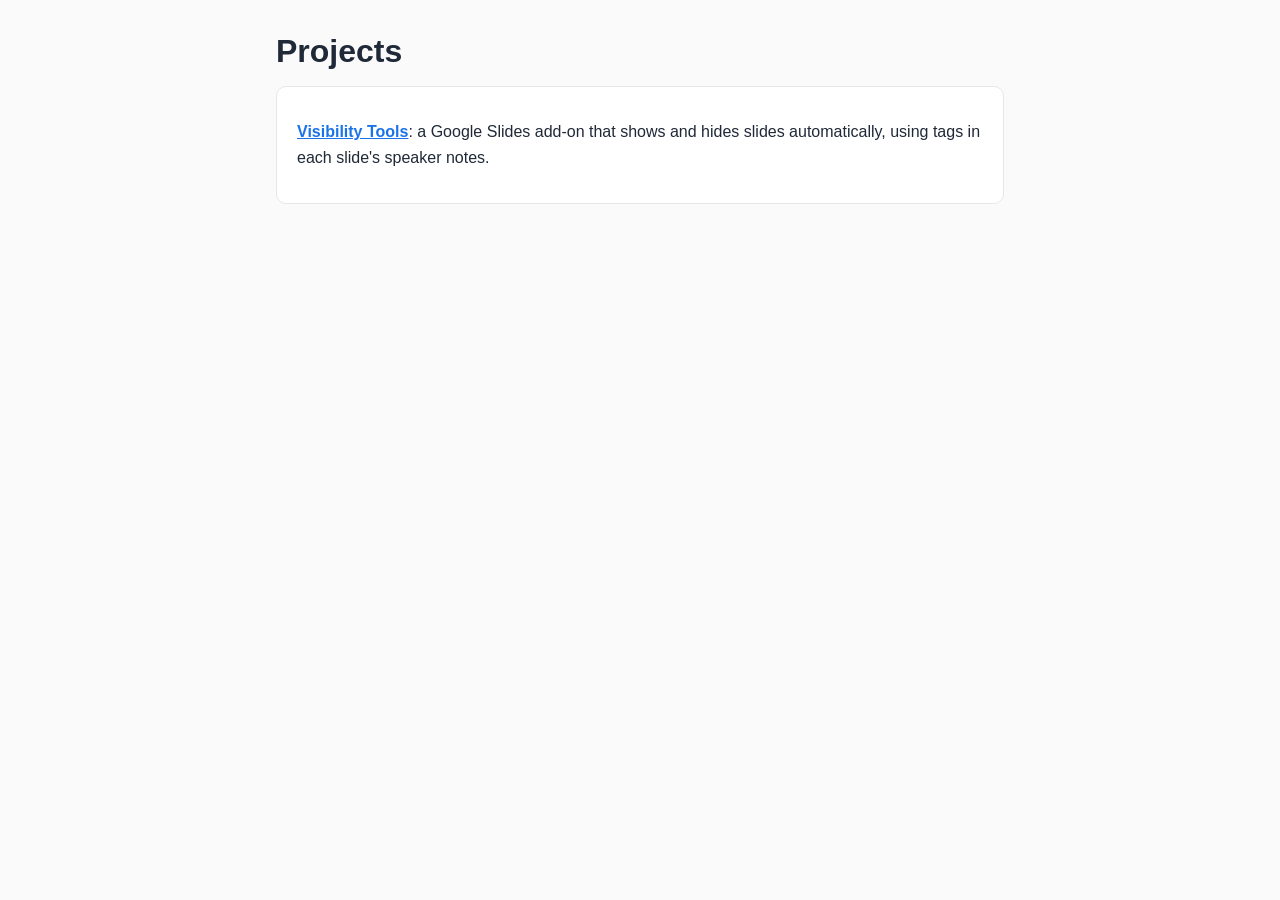
<file: index.html>
<!DOCTYPE html>
<html lang="en">
<head>
  <meta charset="utf-8">
  <meta name="viewport" content="width=device-width, initial-scale=1">
  <title>gleemon</title>
  <link rel="stylesheet" href="visibility-tools/style.css">
</head>
<body>
<main>
  <h1>Projects</h1>
  <div class="card">
    <p><a href="visibility-tools/"><strong>Visibility Tools</strong></a>: a Google Slides add-on that shows and hides
      slides automatically, using tags in each slide's speaker notes.</p>
  </div>
</main>
</body>
</html>
</file>
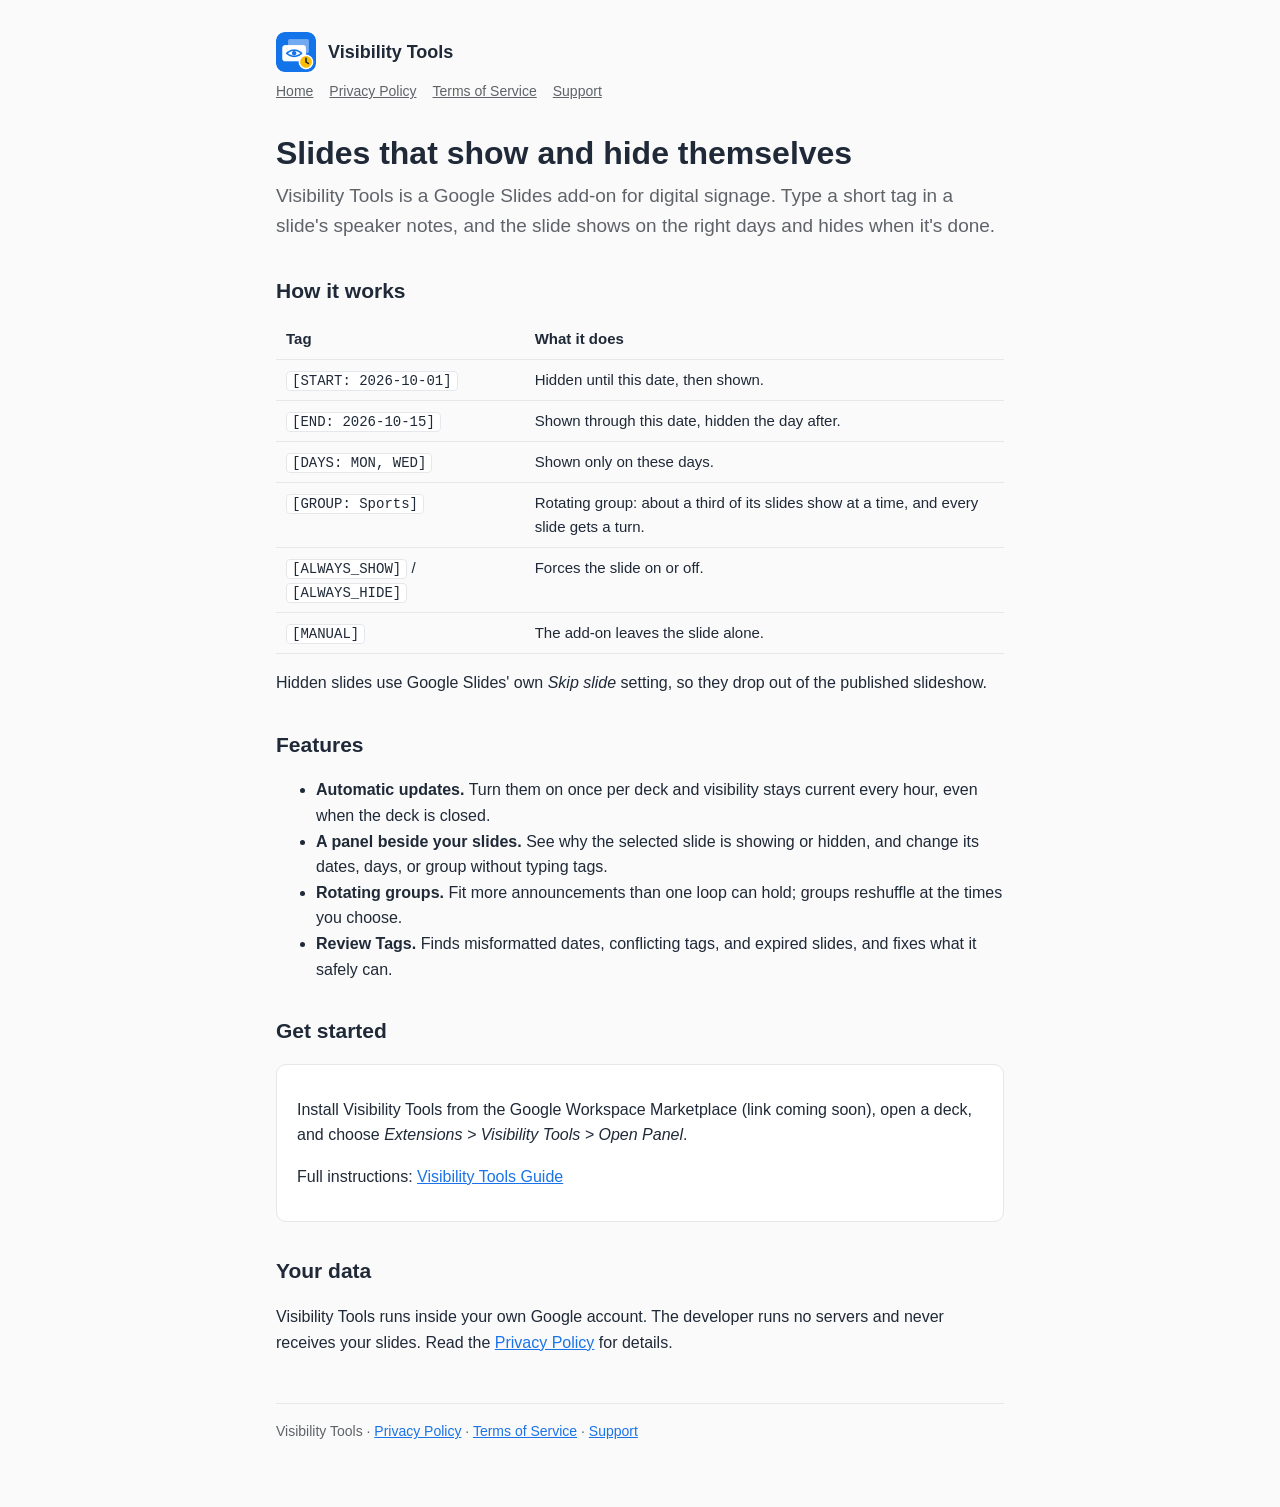
<file: visibility-tools/index.html>
<!DOCTYPE html>
<html lang="en">
<head>
  <meta charset="utf-8">
  <meta name="viewport" content="width=device-width, initial-scale=1">
  <title>Visibility Tools</title>
  <meta name="description" content="A Google Slides add-on that shows and hides slides automatically, using tags in each slide's speaker notes.">
  <link rel="icon" href="icon-128.png">
  <link rel="stylesheet" href="style.css">
</head>
<body>
<main>
  <header class="site"><img src="icon-128.png" alt=""><a href="./">Visibility Tools</a></header>
  <nav><a href="./">Home</a><a href="privacy.html">Privacy Policy</a><a href="terms.html">Terms of Service</a><a href="support.html">Support</a></nav>

  <h1>Slides that show and hide themselves</h1>
  <p class="lede">Visibility Tools is a Google Slides add-on for digital signage. Type a short tag in a slide's speaker
    notes, and the slide shows on the right days and hides when it's done.</p>

  <h2>How it works</h2>
  <table>
    <thead><tr><th>Tag</th><th>What it does</th></tr></thead>
    <tbody>
      <tr><td><code>[START: 2026-10-01]</code></td><td>Hidden until this date, then shown.</td></tr>
      <tr><td><code>[END: 2026-10-15]</code></td><td>Shown through this date, hidden the day after.</td></tr>
      <tr><td><code>[DAYS: MON, WED]</code></td><td>Shown only on these days.</td></tr>
      <tr><td><code>[GROUP: Sports]</code></td><td>Rotating group: about a third of its slides show at a time, and every slide gets a turn.</td></tr>
      <tr><td><code>[ALWAYS_SHOW]</code> / <code>[ALWAYS_HIDE]</code></td><td>Forces the slide on or off.</td></tr>
      <tr><td><code>[MANUAL]</code></td><td>The add-on leaves the slide alone.</td></tr>
    </tbody>
  </table>
  <p>Hidden slides use Google Slides' own <em>Skip slide</em> setting, so they drop out of the published slideshow.</p>

  <h2>Features</h2>
  <ul>
    <li><strong>Automatic updates.</strong> Turn them on once per deck and visibility stays current every hour, even when the deck is closed.</li>
    <li><strong>A panel beside your slides.</strong> See why the selected slide is showing or hidden, and change its dates, days, or group without typing tags.</li>
    <li><strong>Rotating groups.</strong> Fit more announcements than one loop can hold; groups reshuffle at the times you choose.</li>
    <li><strong>Review Tags.</strong> Finds misformatted dates, conflicting tags, and expired slides, and fixes what it safely can.</li>
  </ul>

  <h2>Get started</h2>
  <div class="card">
    <p>Install Visibility Tools from the Google Workspace Marketplace (link coming soon), open a deck, and choose
      <em>Extensions &gt; Visibility Tools &gt; Open Panel</em>.</p>
    <p>Full instructions: <a href="https://docs.google.com/document/d/1LmFSBg-QKzi2yfX359Sohl_RM7yDjm5jj4zBzve2wy4">Visibility Tools Guide</a></p>
  </div>

  <h2>Your data</h2>
  <p>Visibility Tools runs inside your own Google account. The developer runs no servers and never receives your slides.
    Read the <a href="privacy.html">Privacy Policy</a> for details.</p>

  <footer>Visibility Tools · <a href="privacy.html">Privacy Policy</a> · <a href="terms.html">Terms of Service</a> · <a href="support.html">Support</a></footer>
</main>
</body>
</html>
</file>
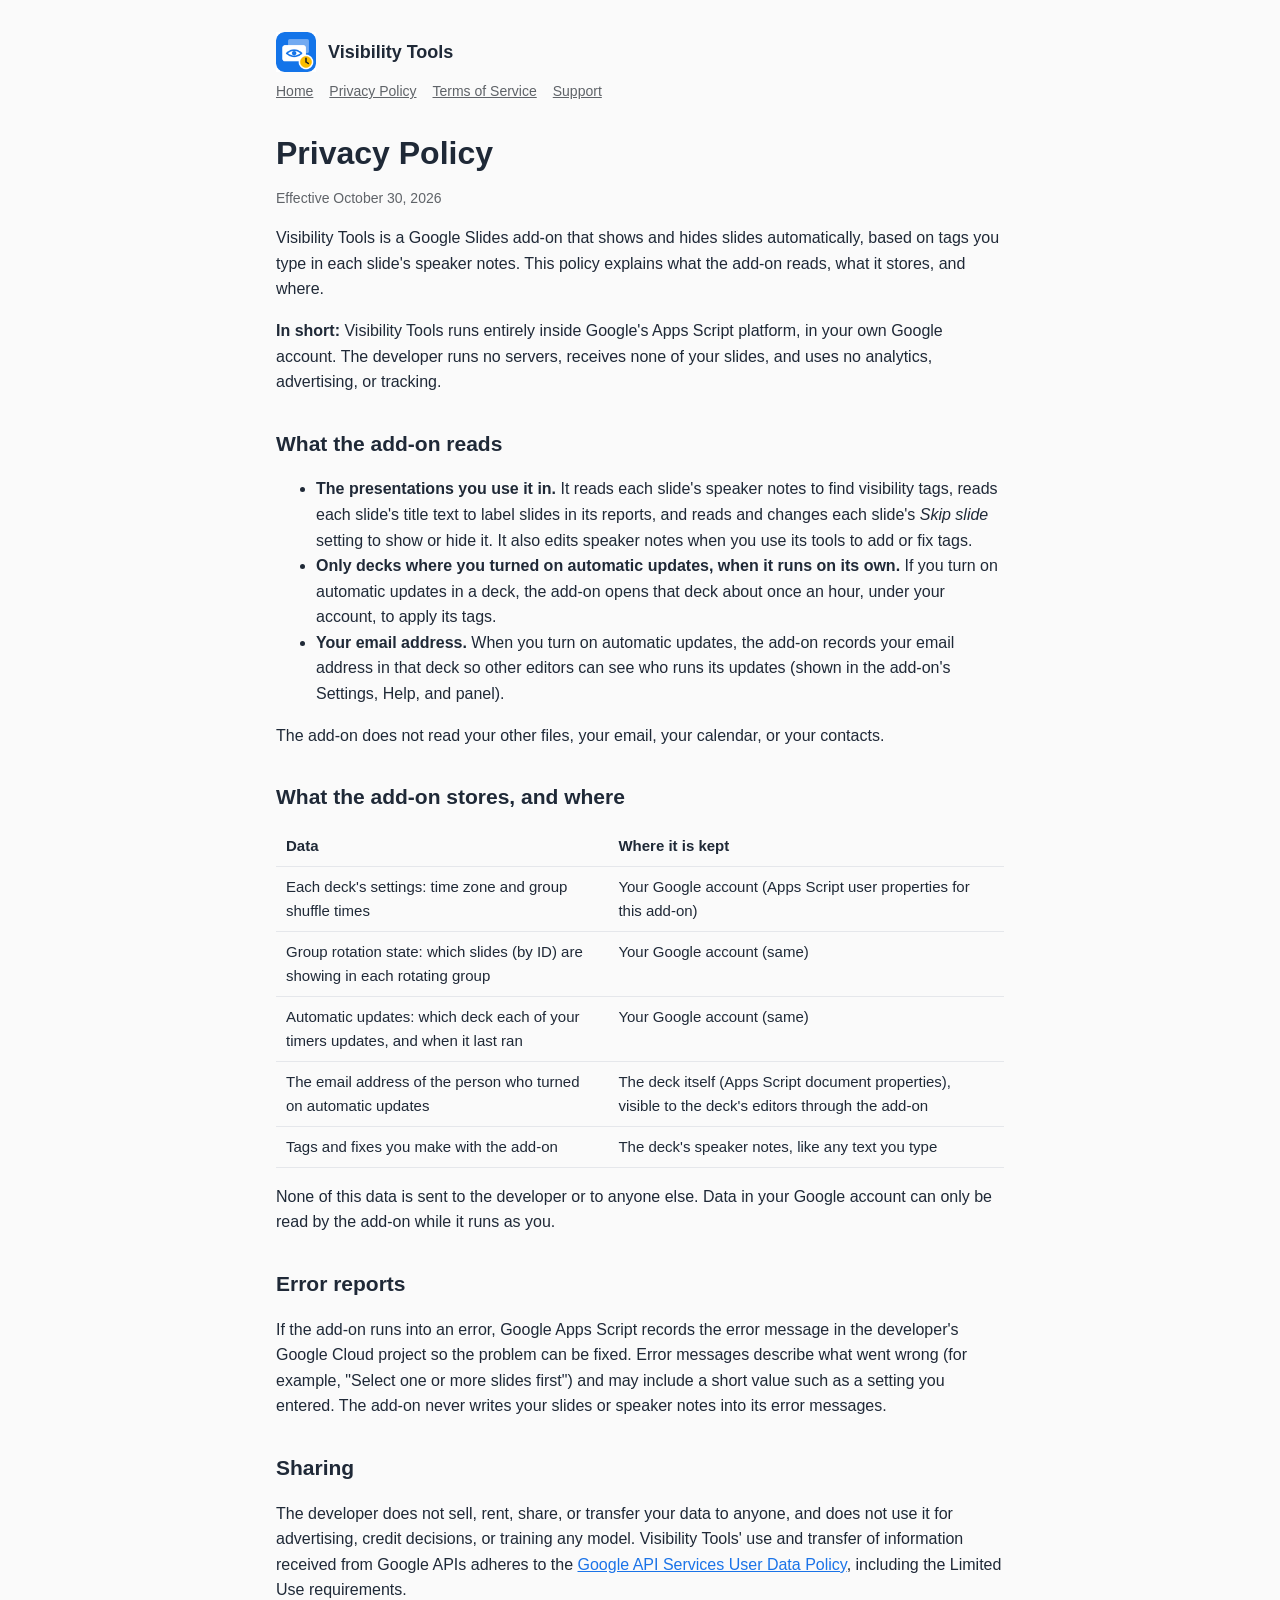
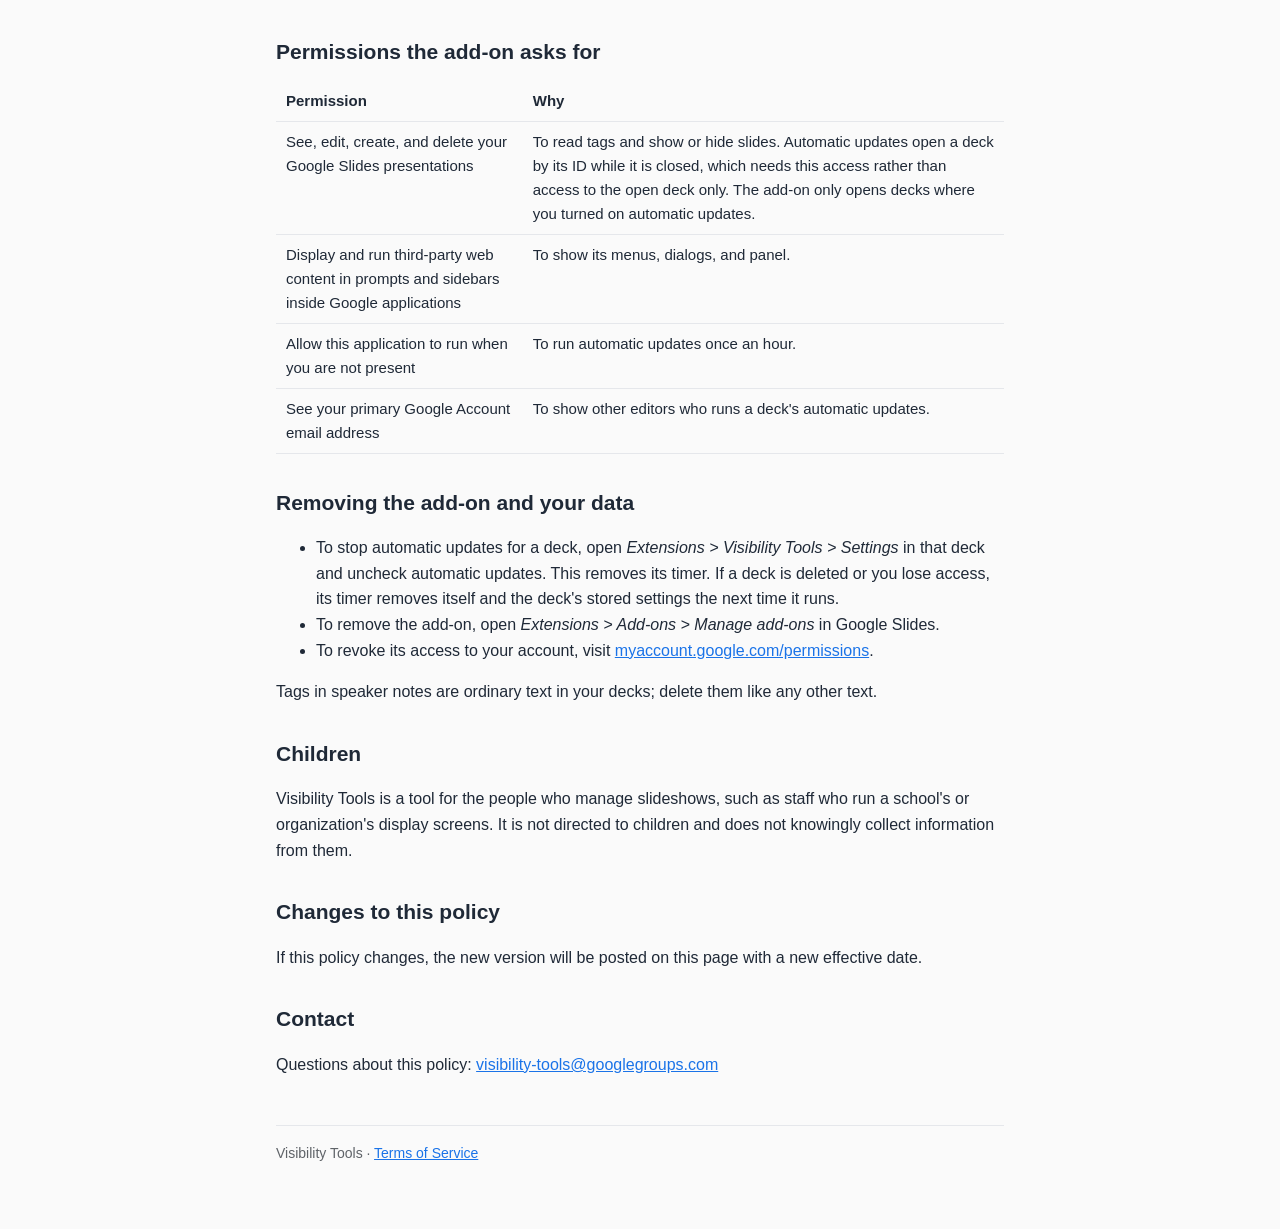
<file: visibility-tools/privacy.html>
<!DOCTYPE html>
<html lang="en">
<head>
  <meta charset="utf-8">
  <meta name="viewport" content="width=device-width, initial-scale=1">
  <title>Visibility Tools Privacy Policy</title>
  <meta name="description" content="How the Visibility Tools Google Slides add-on handles your data.">
  <link rel="icon" href="icon-128.png">
  <link rel="stylesheet" href="style.css">
</head>
<body>
<main>
  <header class="site"><img src="icon-128.png" alt=""><a href="./">Visibility Tools</a></header>
  <nav><a href="./">Home</a><a href="privacy.html">Privacy Policy</a><a href="terms.html">Terms of Service</a><a href="support.html">Support</a></nav>

  <h1>Privacy Policy</h1>
  <p class="updated">Effective October 30, 2026</p>

  <p>Visibility Tools is a Google Slides add-on that shows and hides slides automatically, based on tags you type in each
    slide's speaker notes. This policy explains what the add-on reads, what it stores, and where.</p>

  <p><strong>In short:</strong> Visibility Tools runs entirely inside Google's Apps Script platform, in your own Google
    account. The developer runs no servers, receives none of your slides, and uses no analytics, advertising, or tracking.</p>

  <h2>What the add-on reads</h2>
  <ul>
    <li><strong>The presentations you use it in.</strong> It reads each slide's speaker notes to find visibility tags,
      reads each slide's title text to label slides in its reports, and reads and changes each slide's
      <em>Skip slide</em> setting to show or hide it. It also edits speaker notes when you use its tools to add or fix tags.</li>
    <li><strong>Only decks where you turned on automatic updates, when it runs on its own.</strong> If you turn on automatic
      updates in a deck, the add-on opens that deck about once an hour, under your account, to apply its tags.</li>
    <li><strong>Your email address.</strong> When you turn on automatic updates, the add-on records your email address in
      that deck so other editors can see who runs its updates (shown in the add-on's Settings, Help, and panel).</li>
  </ul>
  <p>The add-on does not read your other files, your email, your calendar, or your contacts.</p>

  <h2>What the add-on stores, and where</h2>
  <table>
    <thead><tr><th>Data</th><th>Where it is kept</th></tr></thead>
    <tbody>
      <tr><td>Each deck's settings: time zone and group shuffle times</td><td>Your Google account (Apps Script user properties for this add-on)</td></tr>
      <tr><td>Group rotation state: which slides (by ID) are showing in each rotating group</td><td>Your Google account (same)</td></tr>
      <tr><td>Automatic updates: which deck each of your timers updates, and when it last ran</td><td>Your Google account (same)</td></tr>
      <tr><td>The email address of the person who turned on automatic updates</td><td>The deck itself (Apps Script document properties), visible to the deck's editors through the add-on</td></tr>
      <tr><td>Tags and fixes you make with the add-on</td><td>The deck's speaker notes, like any text you type</td></tr>
    </tbody>
  </table>
  <p>None of this data is sent to the developer or to anyone else. Data in your Google account can only be read by the
    add-on while it runs as you.</p>

  <h2>Error reports</h2>
  <p>If the add-on runs into an error, Google Apps Script records the error message in the developer's Google Cloud
    project so the problem can be fixed. Error messages describe what went wrong (for example, "Select one or more slides
    first") and may include a short value such as a setting you entered. The add-on never writes your slides or speaker
    notes into its error messages.</p>

  <h2>Sharing</h2>
  <p>The developer does not sell, rent, share, or transfer your data to anyone, and does not use it for advertising,
    credit decisions, or training any model. Visibility Tools' use and transfer of information received from Google APIs
    adheres to the <a href="https://developers.google.com/terms/api-services-user-data-policy">Google API Services User
    Data Policy</a>, including the Limited Use requirements.</p>

  <h2>Permissions the add-on asks for</h2>
  <table>
    <thead><tr><th>Permission</th><th>Why</th></tr></thead>
    <tbody>
      <tr><td>See, edit, create, and delete your Google Slides presentations</td><td>To read tags and show or hide slides. Automatic updates open a deck by its ID while it is closed, which needs this access rather than access to the open deck only. The add-on only opens decks where you turned on automatic updates.</td></tr>
      <tr><td>Display and run third-party web content in prompts and sidebars inside Google applications</td><td>To show its menus, dialogs, and panel.</td></tr>
      <tr><td>Allow this application to run when you are not present</td><td>To run automatic updates once an hour.</td></tr>
      <tr><td>See your primary Google Account email address</td><td>To show other editors who runs a deck's automatic updates.</td></tr>
    </tbody>
  </table>

  <h2>Removing the add-on and your data</h2>
  <ul>
    <li>To stop automatic updates for a deck, open <em>Extensions &gt; Visibility Tools &gt; Settings</em> in that deck and
      uncheck automatic updates. This removes its timer. If a deck is deleted or you lose access, its timer removes itself
      and the deck's stored settings the next time it runs.</li>
    <li>To remove the add-on, open <em>Extensions &gt; Add-ons &gt; Manage add-ons</em> in Google Slides.</li>
    <li>To revoke its access to your account, visit
      <a href="https://myaccount.google.com/permissions">myaccount.google.com/permissions</a>.</li>
  </ul>
  <p>Tags in speaker notes are ordinary text in your decks; delete them like any other text.</p>

  <h2>Children</h2>
  <p>Visibility Tools is a tool for the people who manage slideshows, such as staff who run a school's or organization's
    display screens. It is not directed to children and does not knowingly collect information from them.</p>

  <h2>Changes to this policy</h2>
  <p>If this policy changes, the new version will be posted on this page with a new effective date.</p>

  <h2>Contact</h2>
  <p>Questions about this policy: <a href="mailto:visibility-tools@googlegroups.com">visibility-tools@googlegroups.com</a></p>

  <footer>Visibility Tools · <a href="terms.html">Terms of Service</a></footer>
</main>
</body>
</html>
</file>
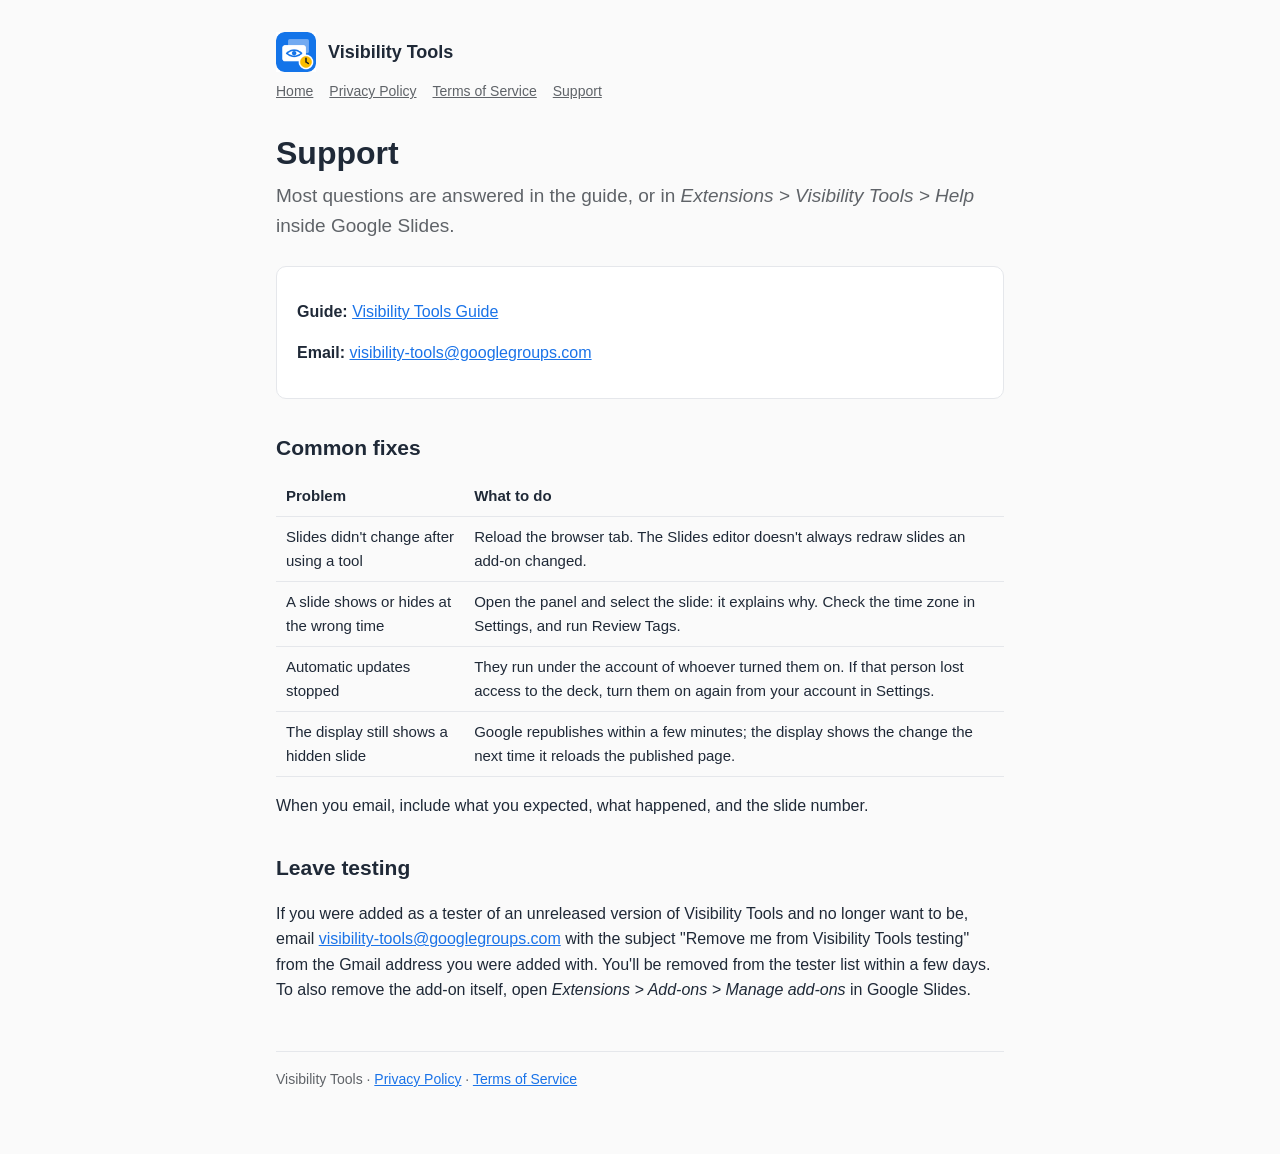
<file: visibility-tools/support.html>
<!DOCTYPE html>
<html lang="en">
<head>
  <meta charset="utf-8">
  <meta name="viewport" content="width=device-width, initial-scale=1">
  <title>Visibility Tools Support</title>
  <meta name="description" content="Help and support for the Visibility Tools Google Slides add-on.">
  <link rel="icon" href="icon-128.png">
  <link rel="stylesheet" href="style.css">
</head>
<body>
<main>
  <header class="site"><img src="icon-128.png" alt=""><a href="./">Visibility Tools</a></header>
  <nav><a href="./">Home</a><a href="privacy.html">Privacy Policy</a><a href="terms.html">Terms of Service</a><a href="support.html">Support</a></nav>

  <h1>Support</h1>
  <p class="lede">Most questions are answered in the guide, or in <em>Extensions &gt; Visibility Tools &gt; Help</em> inside Google Slides.</p>

  <div class="card">
    <p><strong>Guide:</strong> <a href="https://docs.google.com/document/d/1LmFSBg-QKzi2yfX359Sohl_RM7yDjm5jj4zBzve2wy4">Visibility Tools Guide</a></p>
    <p><strong>Email:</strong> <a href="mailto:visibility-tools@googlegroups.com">visibility-tools@googlegroups.com</a></p>
  </div>

  <h2>Common fixes</h2>
  <table>
    <thead><tr><th>Problem</th><th>What to do</th></tr></thead>
    <tbody>
      <tr><td>Slides didn't change after using a tool</td><td>Reload the browser tab. The Slides editor doesn't always redraw slides an add-on changed.</td></tr>
      <tr><td>A slide shows or hides at the wrong time</td><td>Open the panel and select the slide: it explains why. Check the time zone in Settings, and run Review Tags.</td></tr>
      <tr><td>Automatic updates stopped</td><td>They run under the account of whoever turned them on. If that person lost access to the deck, turn them on again from your account in Settings.</td></tr>
      <tr><td>The display still shows a hidden slide</td><td>Google republishes within a few minutes; the display shows the change the next time it reloads the published page.</td></tr>
    </tbody>
  </table>

  <p>When you email, include what you expected, what happened, and the slide number.</p>

  <h2 id="testers">Leave testing</h2>
  <p>If you were added as a tester of an unreleased version of Visibility Tools and no longer want to be, email
    <a href="mailto:visibility-tools@googlegroups.com?subject=Remove%20me%20from%20Visibility%20Tools%20testing">visibility-tools@googlegroups.com</a>
    with the subject "Remove me from Visibility Tools testing" from the Gmail address you were added with. You'll be
    removed from the tester list within a few days. To also remove the add-on itself, open
    <em>Extensions &gt; Add-ons &gt; Manage add-ons</em> in Google Slides.</p>

  <footer>Visibility Tools · <a href="privacy.html">Privacy Policy</a> · <a href="terms.html">Terms of Service</a></footer>
</main>
</body>
</html>
</file>
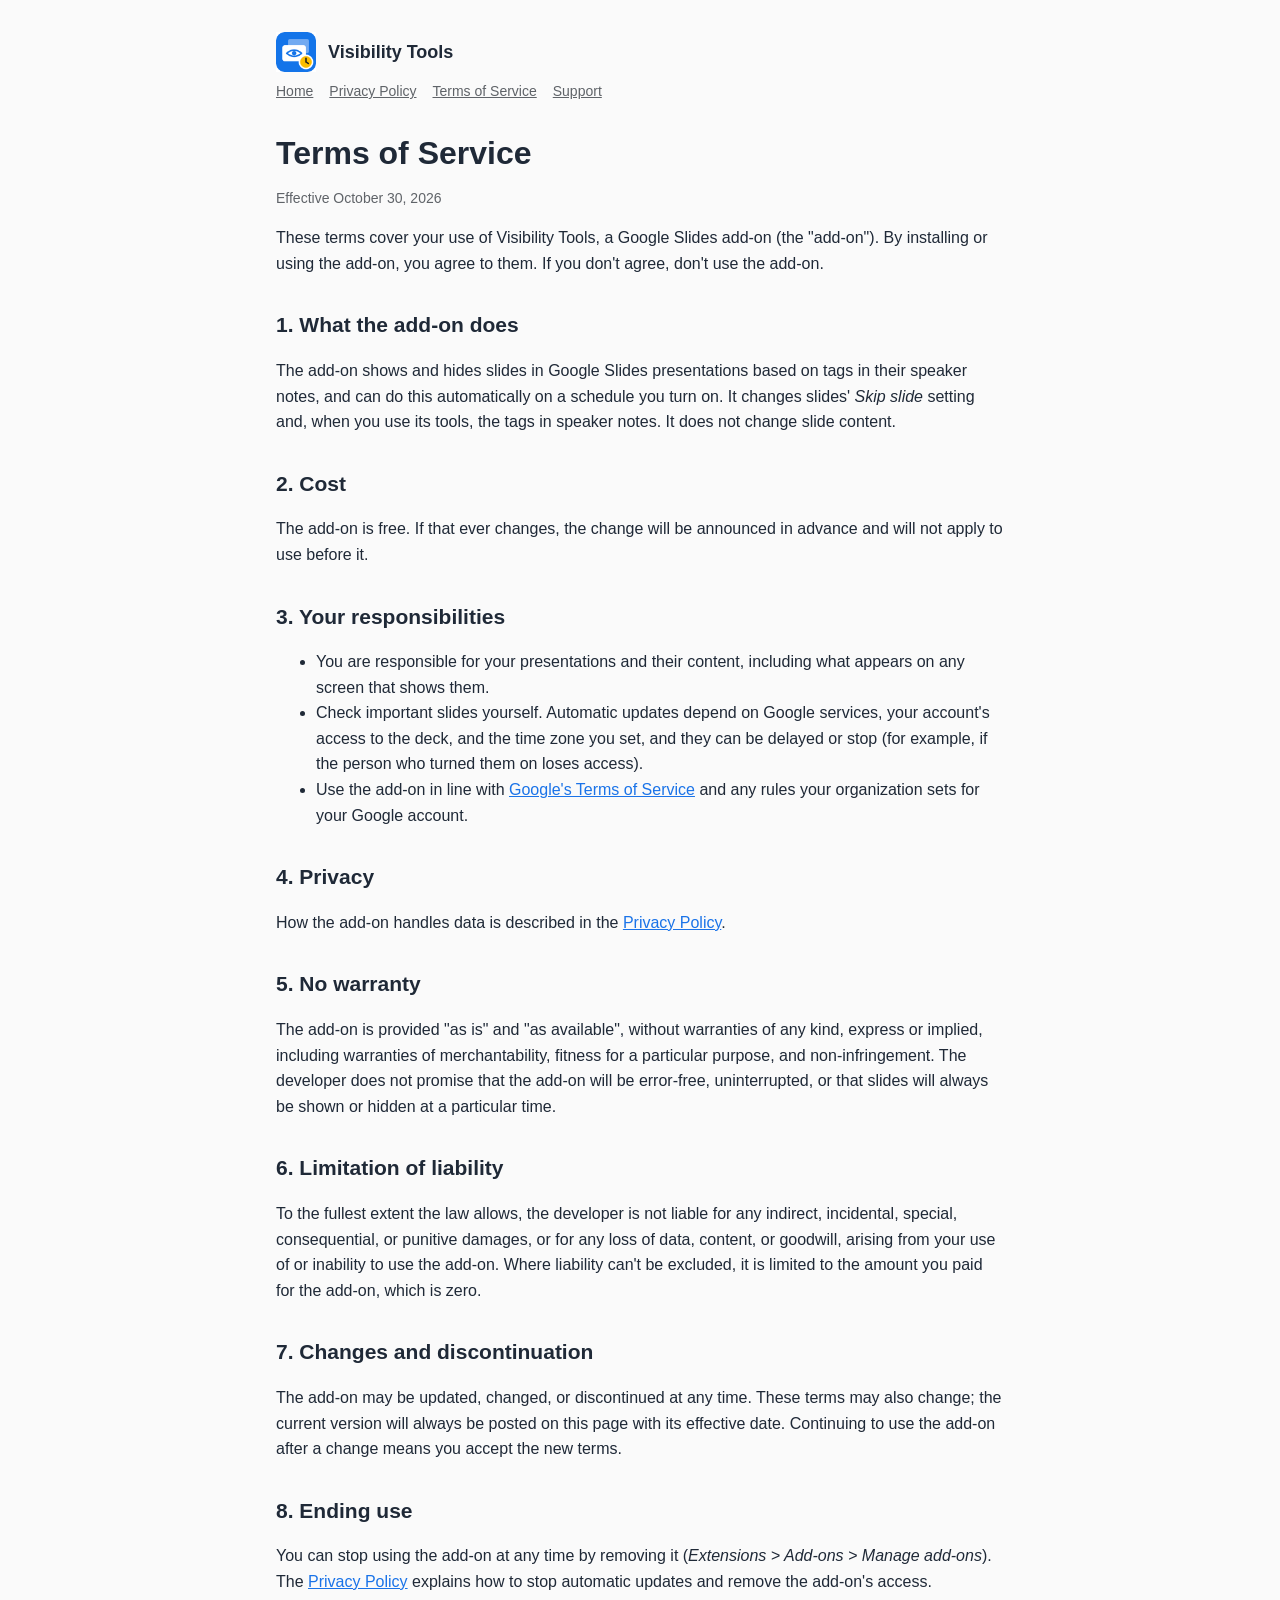
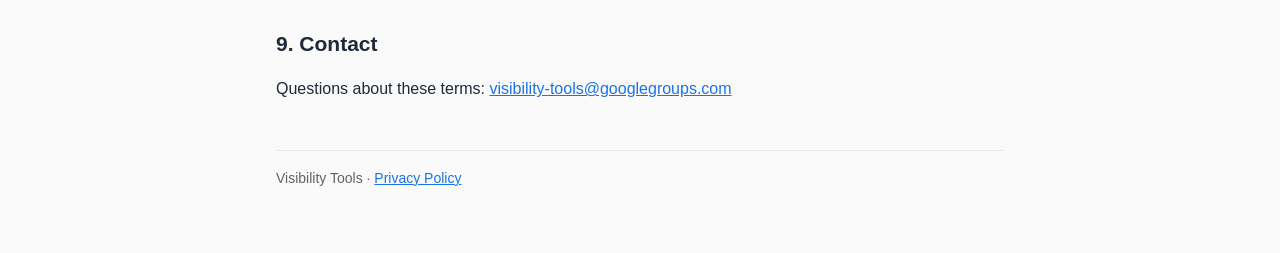
<file: visibility-tools/terms.html>
<!DOCTYPE html>
<html lang="en">
<head>
  <meta charset="utf-8">
  <meta name="viewport" content="width=device-width, initial-scale=1">
  <title>Visibility Tools Terms of Service</title>
  <meta name="description" content="Terms of Service for the Visibility Tools Google Slides add-on.">
  <link rel="icon" href="icon-128.png">
  <link rel="stylesheet" href="style.css">
</head>
<body>
<main>
  <header class="site"><img src="icon-128.png" alt=""><a href="./">Visibility Tools</a></header>
  <nav><a href="./">Home</a><a href="privacy.html">Privacy Policy</a><a href="terms.html">Terms of Service</a><a href="support.html">Support</a></nav>

  <h1>Terms of Service</h1>
  <p class="updated">Effective October 30, 2026</p>

  <p>These terms cover your use of Visibility Tools, a Google Slides add-on (the "add-on"). By installing or using the
    add-on, you agree to them. If you don't agree, don't use the add-on.</p>

  <h2>1. What the add-on does</h2>
  <p>The add-on shows and hides slides in Google Slides presentations based on tags in their speaker notes, and can do
    this automatically on a schedule you turn on. It changes slides' <em>Skip slide</em> setting and, when you use its
    tools, the tags in speaker notes. It does not change slide content.</p>

  <h2>2. Cost</h2>
  <p>The add-on is free. If that ever changes, the change will be announced in advance and will not apply to use before it.</p>

  <h2>3. Your responsibilities</h2>
  <ul>
    <li>You are responsible for your presentations and their content, including what appears on any screen that shows them.</li>
    <li>Check important slides yourself. Automatic updates depend on Google services, your account's access to the deck,
      and the time zone you set, and they can be delayed or stop (for example, if the person who turned them on loses access).</li>
    <li>Use the add-on in line with <a href="https://policies.google.com/terms">Google's Terms of Service</a> and any rules
      your organization sets for your Google account.</li>
  </ul>

  <h2>4. Privacy</h2>
  <p>How the add-on handles data is described in the <a href="privacy.html">Privacy Policy</a>.</p>

  <h2>5. No warranty</h2>
  <p>The add-on is provided "as is" and "as available", without warranties of any kind, express or implied, including
    warranties of merchantability, fitness for a particular purpose, and non-infringement. The developer does not promise
    that the add-on will be error-free, uninterrupted, or that slides will always be shown or hidden at a particular time.</p>

  <h2>6. Limitation of liability</h2>
  <p>To the fullest extent the law allows, the developer is not liable for any indirect, incidental, special, consequential,
    or punitive damages, or for any loss of data, content, or goodwill, arising from your use of or inability to use the
    add-on. Where liability can't be excluded, it is limited to the amount you paid for the add-on, which is zero.</p>

  <h2>7. Changes and discontinuation</h2>
  <p>The add-on may be updated, changed, or discontinued at any time. These terms may also change; the current version
    will always be posted on this page with its effective date. Continuing to use the add-on after a change means you
    accept the new terms.</p>

  <h2>8. Ending use</h2>
  <p>You can stop using the add-on at any time by removing it (<em>Extensions &gt; Add-ons &gt; Manage add-ons</em>).
    The <a href="privacy.html">Privacy Policy</a> explains how to stop automatic updates and remove the add-on's access.</p>

  <h2>9. Contact</h2>
  <p>Questions about these terms: <a href="mailto:visibility-tools@googlegroups.com">visibility-tools@googlegroups.com</a></p>

  <footer>Visibility Tools · <a href="privacy.html">Privacy Policy</a></footer>
</main>
</body>
</html>
</file>
<file: visibility-tools/style.css>
:root {
  --bg: #fafafa; --text: #1f2937; --muted: #5f6368; --accent: #1a73e8; --card: #ffffff; --border: #e5e7eb;
}
@media (prefers-color-scheme: dark) {
  :root { --bg: #111418; --text: #e8eaed; --muted: #9aa0a6; --accent: #8ab4f8; --card: #1b1f24; --border: #2d333b; }
}
* { box-sizing: border-box; }
body { margin: 0; background: var(--bg); color: var(--text);
  font: 16px/1.6 -apple-system, BlinkMacSystemFont, "Segoe UI", Roboto, Arial, sans-serif; }
main { max-width: 760px; margin: 0 auto; padding: 32px 16px 64px; }
header.site { display: flex; align-items: center; gap: 12px; margin-bottom: 8px; }
header.site img { width: 40px; height: 40px; }
header.site a { color: var(--text); text-decoration: none; font-weight: 700; font-size: 18px; }
nav { display: flex; flex-wrap: wrap; gap: 16px; margin-bottom: 32px; font-size: 14px; }
nav a { color: var(--muted); }
h1 { font-size: 32px; line-height: 1.2; margin: 0 0 8px; }
h2 { font-size: 21px; margin: 32px 0 8px; }
p, li { color: var(--text); }
.lede { font-size: 19px; color: var(--muted); margin: 0 0 24px; }
.updated { color: var(--muted); font-size: 14px; }
a { color: var(--accent); }
table { width: 100%; border-collapse: collapse; margin: 12px 0; font-size: 15px; }
th, td { text-align: left; padding: 8px 10px; border-bottom: 1px solid var(--border); vertical-align: top; }
th { font-weight: 700; }
code { font: 14px ui-monospace, SFMono-Regular, Menlo, monospace; background: var(--card); border: 1px solid var(--border);
  border-radius: 4px; padding: 1px 5px; }
.card { background: var(--card); border: 1px solid var(--border); border-radius: 10px; padding: 16px 20px; margin: 16px 0; }
footer { margin-top: 48px; padding-top: 16px; border-top: 1px solid var(--border); color: var(--muted); font-size: 14px; }
@media (max-width: 520px) { h1 { font-size: 26px; } table { font-size: 14px; } }
</file>
